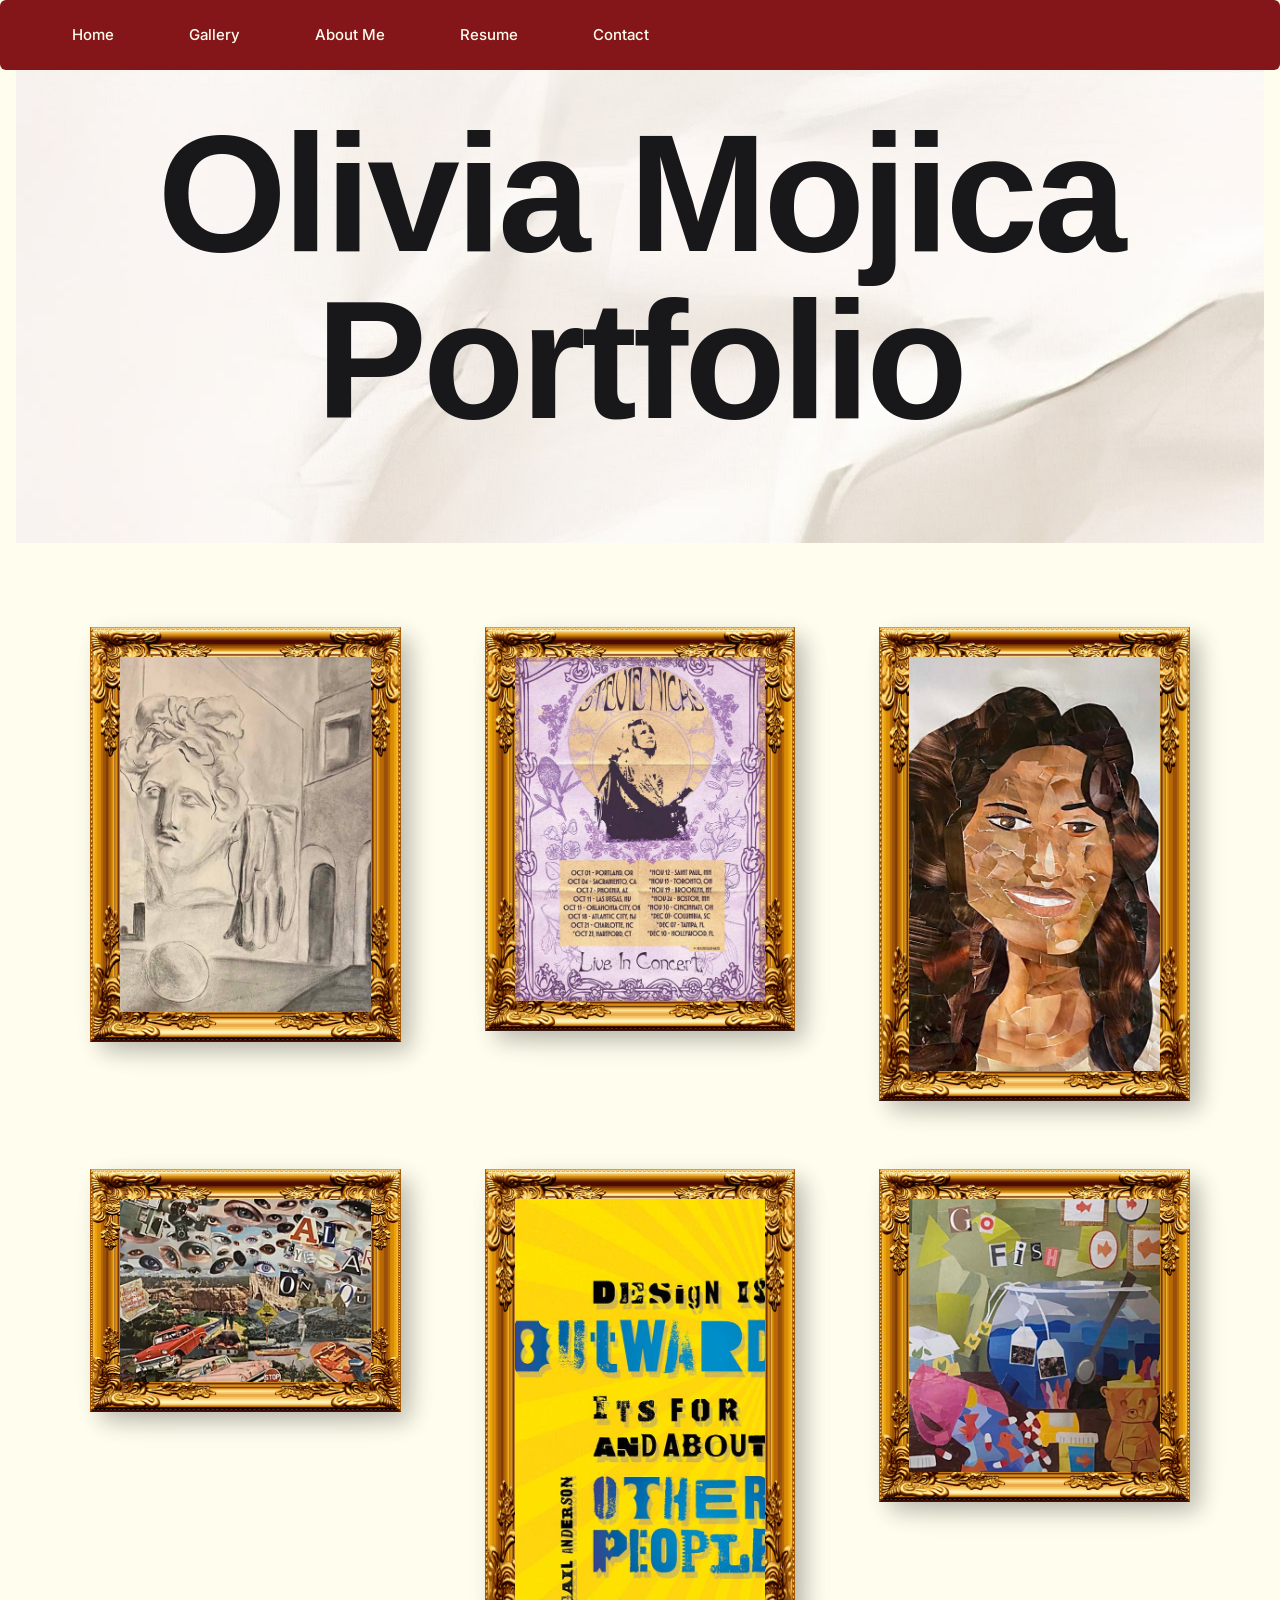
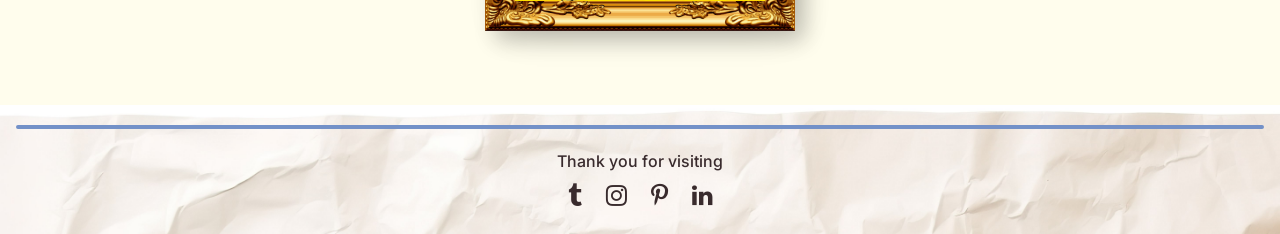
<file: index.html>
<!DOCTYPE html>
<html lang="en">
    <head>
        <title>Olivia Mojica - Portfolio</title>
        <meta name="viewport" content="width=device-width, initial-scale=1">
        <link rel="stylesheet" href="https://www.w3schools.com/w3css/4/w3.css">
        <link rel="stylesheet" href="css/my-styles.css">
         <link rel="preconnect" href="https://fonts.googleapis.com">
        <link rel="preconnect" href="https://fonts.gstatic.com" crossorigin>
        <link href="https://fonts.googleapis.com/css2?family=Inter:ital,opsz,wght@0,14..32,100..900;1,14..32,100..900&family=League+Gothic&display=swap" rel="stylesheet">
        <link rel="stylesheet" href="https://cdnjs.cloudflare.com/ajax/libs/font-awesome/4.7.0/css/font-awesome.min.css">
    </head>
    <body>
        <div>
            <header class="w3-container"> 
                <h1 style="font-size:13vw;"> Olivia Mojica 
                    <br> Portfolio</h1>

                 <nav class="navbar">
                    <ul class="nav-menu">
                        <li><a href="index.html" class="nav-link">Home</a></li>
                        <li><a href="gallery.html" class="nav-link">Gallery</a></li>
                        <li><a href="aboutme.html" class="nav-link">About Me</a></li>
                        <li><a href="resume.html" class="nav-link">Resume</a></li>
                        <li><a href="contact.html" class="nav-link">Contact</a></li>
                    </ul>

                    <div class="hamburger">
                        <span  class= "bar"></span>
                        <span  class= "bar"></span>
                        <span  class= "bar"></span>
                    </div>
                </nav>
            </header>
        </div>

            <section class="w3-row-padding row-color-1">
                
                <article class="w3-col s12 m4 l4"> 
                        <div class="frame"> <img src="assets/CharcoalRecreation-72dpi.jpg" class="attachment-content-image wp-post-image" alt="Recreation Charcoal drawing of The Song of Love by Giorgio de Chirico"> </div>
                </article>

                <article class="w3-col s12 m4 l4">
                        <div class="frame"> 
                        <img src="assets/StevieNicksTourPoster-72dpi.jpg" class="attachment-content-image wp-post-image" alt="Graphic Art Nouveau Poster for Stevie Nicks 2025 tour"> 
                    </div>
                </article>

                <article class="w3-col s12 m4 l4">
                    <div class="frame"> <img src="assets/CollagePortrait-72dpi.jpg" class="attachment-content-image wp-post-image" alt="Collage Portrait of woman on white background"> </div>
                </article>

                <article class="w3-col s12 m4 l4">
                     <div class="frame"> <img src="assets/PhysicalCollage-72dpi.jpg" class="attachment-content-image wp-post-image" alt="Magazine collage with images of eyes and mountains"> </div>
                 </article>

                 <article class="w3-col s12 m4 l4">
                     <div class="frame"> <img src="assets/TypographicQuote-72dpi.jpg" class="attachment-content-image wp-post-image" alt="Typographic Quote with Multiple Fonts of Design quote by Gail Anderson"> </div>
                </article>

                <article class="w3-col s12 m4 l4">
                     <div class="frame"> <img src="assets/SurrealistCollage-72dpi.jpg" class="attachment-content-image wp-post-image" alt="Collage with fishbowl tea and honeyjar"> </div>
                </article>
       
            </section> 

            <footer class="w3-container w3-center w3-margin-top">
                <hr>
                    <p> Thank you for visiting <br>

                        <a href="https://www.tumblr.com/blog/oliveoil05">
                            <i class="fa fa-tumblr w3-hover-opacity w3-xlarge"></i>
                        </a>

                        <a href="https://www.instagram.com/oliveoilxo/">
                            <i class="fa fa-instagram w3-hover-opacity w3-xlarge"></i>
                        </a>

                        <a href="https://www.pinterest.com/oliviamojica2005/">
                            <i class="fa fa-pinterest-p w3-hover-opacity w3-xlarge"></i>
                        </a>

                        <a href="https://www.linkedin.com/in/olivia-mojica-85b392396/">
                            <i class="fa fa-linkedin w3-hover-opacity w3-xlarge"></i>
                        </a>
                    </p>
            </footer>

        <script src="js/script.js"></script>
        
    </body>
</html>
</file>
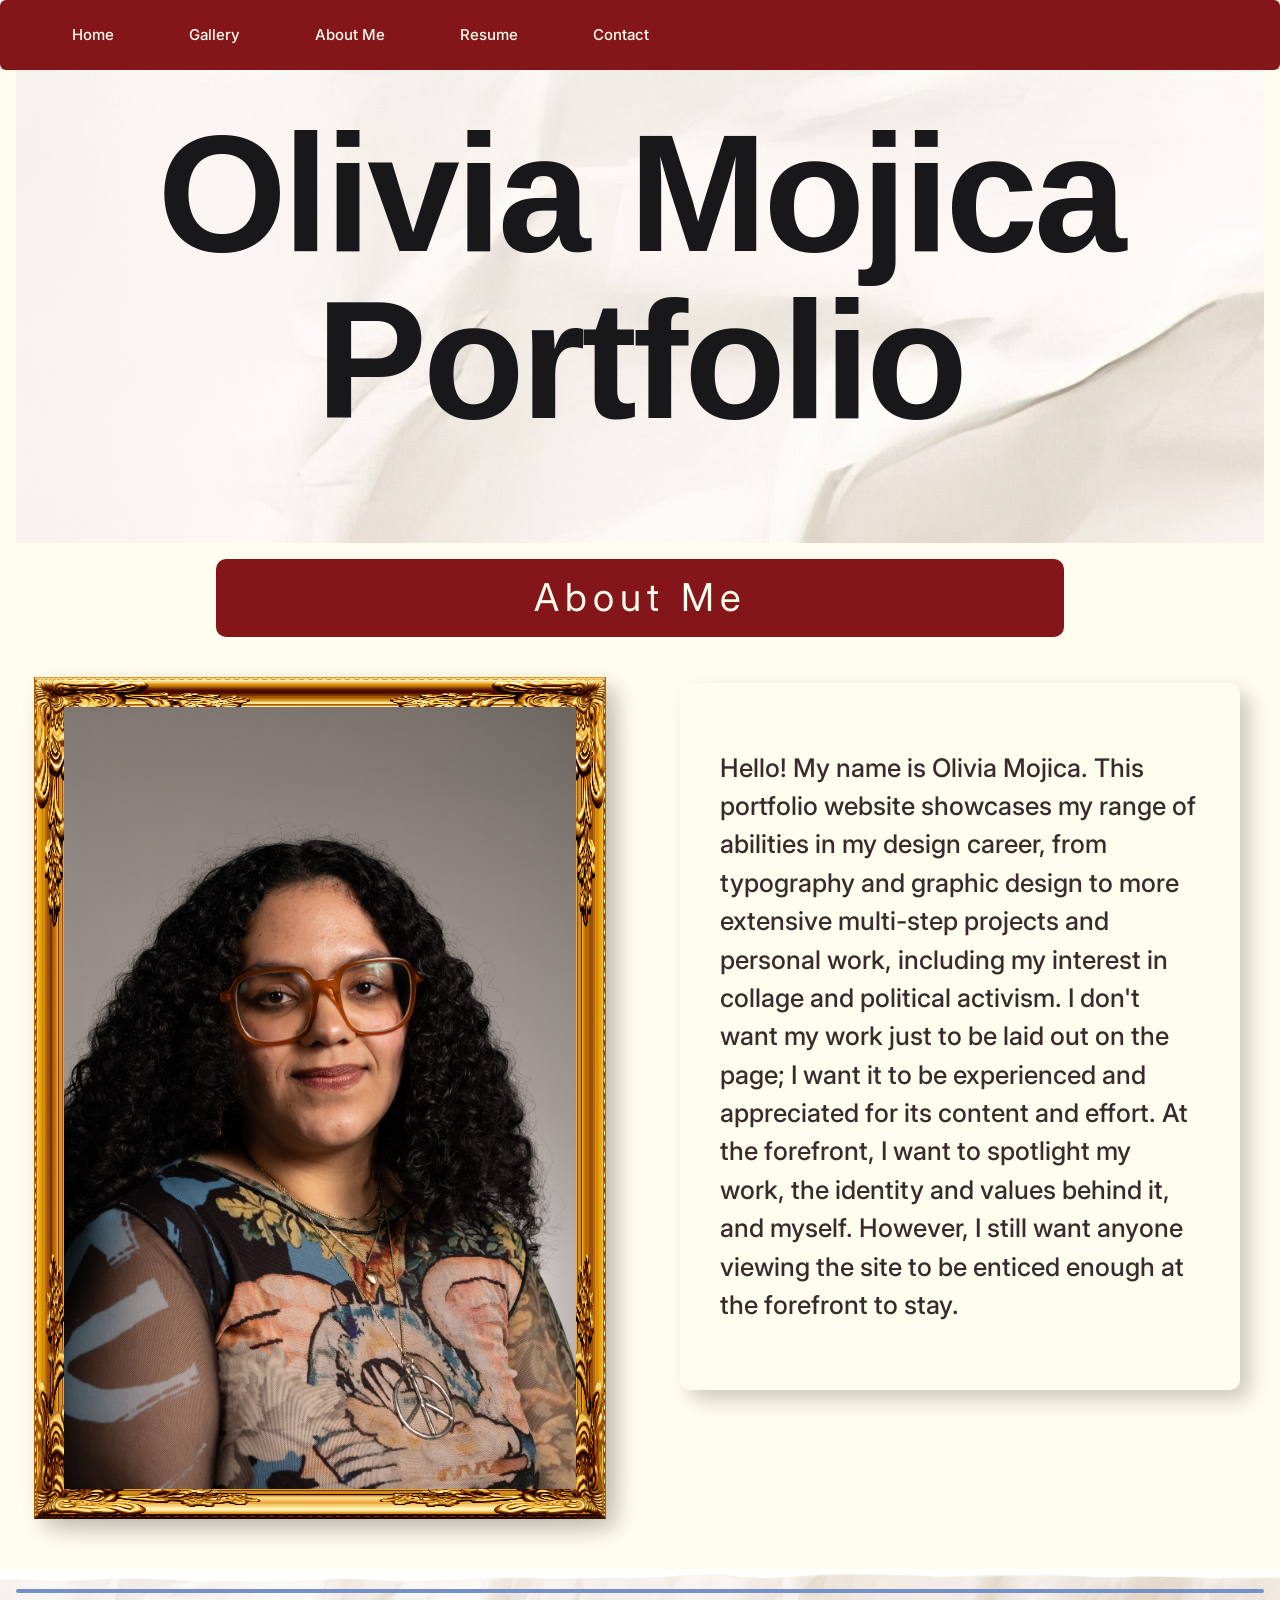
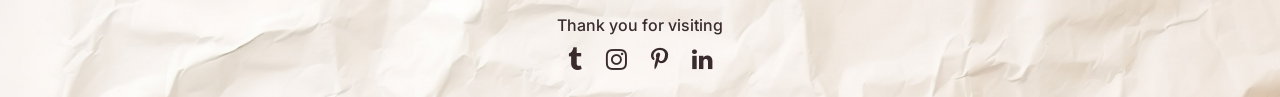
<file: aboutme.html>
<!DOCTYPE html>
<html lang="en">
    <head>
        <title>Olivia Mojica - Portfolio</title>
        <meta name="viewport" content="width=device-width, initial-scale=1">
        <link rel="stylesheet" href="https://www.w3schools.com/w3css/4/w3.css">
        <link rel="stylesheet" href="css/my-styles.css">
         <link rel="preconnect" href="https://fonts.googleapis.com">
        <link rel="preconnect" href="https://fonts.gstatic.com" crossorigin>
        <link href="https://fonts.googleapis.com/css2?family=Inter:ital,opsz,wght@0,14..32,100..900;1,14..32,100..900&family=League+Gothic&display=swap" rel="stylesheet">
        <link rel="stylesheet" href="https://cdnjs.cloudflare.com/ajax/libs/font-awesome/4.7.0/css/font-awesome.min.css">

    </head>

      <body>
        <div class="row">
            <div>
                <header class="w3-container"> 
                    <h1 style="font-size:13vw;">Olivia Mojica <br> Portfolio</h1>

                    <nav class="navbar">
                        <ul class="nav-menu">
                            <li><a href="index.html" class="nav-link">Home</a></li>
                            <li><a href="gallery.html" class="nav-link">Gallery</a></li>
                            <li><a href="aboutme.html" class="nav-link">About Me</a></li>
                            <li><a href="resume.html" class="nav-link">Resume</a></li>
                            <li><a href="contact.html" class="nav-link">Contact</a></li>
                        </ul>
                        <div class="hamburger">
                            <span  class= "bar"></span>
                            <span  class= "bar"></span>
                            <span  class= "bar"></span>
                        </div>
                    </nav>
                </header>
            </div>
        </div>

        <div class="w3-container w3-center">
            <h2 style="font-size:3vw;">About Me</h2>
        </div>
        
        <div class="row">
            <section class="w3-col s6 m6 l6">
                <div class="frame"> 
                    <img src="assets/headshot.jpg" alt="My Headshot Portrait"> 
                </div>
            </section>

            <section class="w3-col s6 m6 l6">
                <div class="aboutdescription">
                    <p style="font-size: 2vw;"> Hello! My name is Olivia Mojica. This portfolio website showcases my range of abilities in my design career, from typography and graphic design to more extensive multi-step projects and personal work, including my interest in collage and political activism. I don't want my work just to be laid out on the page; I want it to be experienced and appreciated for its content and effort. At the forefront, I want to spotlight my work, the identity and values behind it, and myself. However, I still want anyone viewing the site to be enticed enough at the forefront to stay.
                    </p>
                </div>
            </section>
        </div>
            <div class="row">
                <footer class="w3-container w3-center w3-margin-top">
                    <hr>
                        <p> Thank you for visiting <br>
                            <a href="https://www.tumblr.com/blog/oliveoil05">
                            <i class="fa fa-tumblr w3-hover-opacity w3-xlarge"></i>
                            </a>

                            <a href="https://www.instagram.com/oliveoilxo/">
                            <i class="fa fa-instagram w3-hover-opacity w3-xlarge"></i>
                            </a>

                            <a href="https://www.pinterest.com/oliviamojica2005/">
                            <i class="fa fa-pinterest-p w3-hover-opacity w3-xlarge"></i>
                            </a>

                            <a href="https://www.linkedin.com/in/olivia-mojica-85b392396/">
                            <i class="fa fa-linkedin w3-hover-opacity w3-xlarge"></i>
                            </a>
                        </p>
                </footer>
            </div>

        <script src="js/script.js"></script>

	 </body>
</html>
</file>
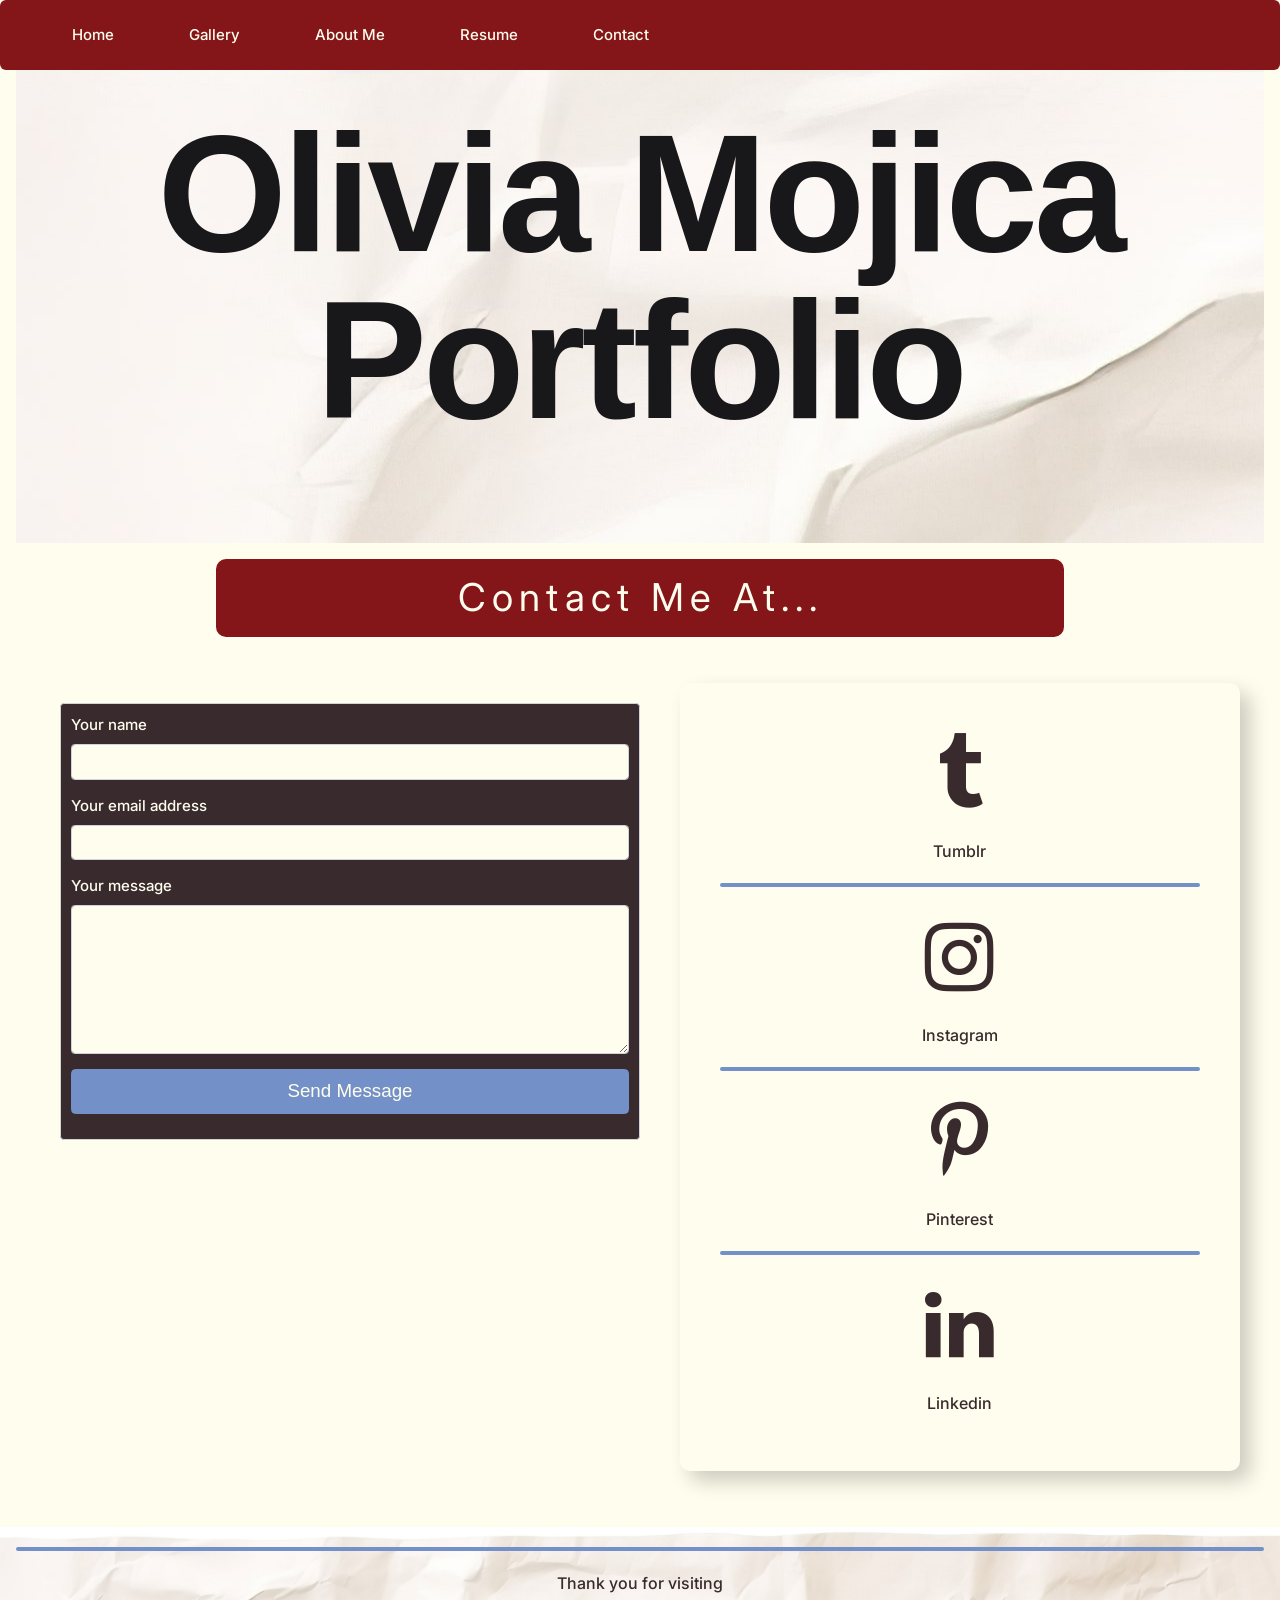
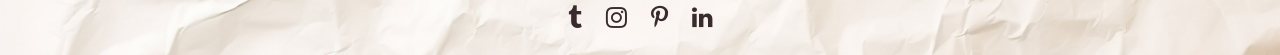
<file: contact.html>
<!DOCTYPE html>
<html lang="en">
    <head>
        <title>Olivia Mojica - Portfolio</title>
        <meta name="viewport" content="width=device-width, initial-scale=1">
        <link rel="stylesheet" href="https://www.w3schools.com/w3css/4/w3.css">
        <link rel="stylesheet" href="css/my-styles.css">
         <link rel="preconnect" href="https://fonts.googleapis.com">
        <link rel="preconnect" href="https://fonts.gstatic.com" crossorigin>
        <link href="https://fonts.googleapis.com/css2?family=Inter:ital,opsz,wght@0,14..32,100..900;1,14..32,100..900&family=League+Gothic&display=swap" rel="stylesheet">
        <link rel="stylesheet" href="https://cdnjs.cloudflare.com/ajax/libs/font-awesome/4.7.0/css/font-awesome.min.css">
    </head>

    <body>
        <div>
            <header class="w3-container"> 
                <h1 style="font-size:13vw;">Olivia Mojica <br> Portfolio</h1>

                <nav class="navbar">
                    <ul class="nav-menu">
                        <li><a href="index.html" class="nav-link">Home</a></li>
                        <li><a href="gallery.html" class="nav-link">Gallery</a></li>
                        <li><a href="aboutme.html" class="nav-link">About Me</a></li>
                        <li><a href="resume.html" class="nav-link">Resume</a></li>
                        <li><a href="contact.html" class="nav-link">Contact</a></li>
                    </ul>
                    <div class="hamburger">
                        <span  class= "bar"></span>
                        <span  class= "bar"></span>
                        <span  class= "bar"></span>
                    </div>
                </nav>
            </header>
        </div>

        <div class="w3-container w3-center">
            <h2 style="font-size:3vw;">Contact Me At...</h2>
        </div>

        <div class= "w3-row">

            <section class="w3-col s6 m6 l6">
                <div class="fcf-body">

                    <div id="fcf-form">

                    <form id="fcf-form-id" class="fcf-form-class" method="post" action="https://formsubmit.co/60718548290a0f912e11c2dee47d46df">
                        
                        <div class="fcf-form-group">
                            <label for="Name" class="fcf-label">Your name</label>
                            <div class="fcf-input-group">
                                <input type="text" id="Name" name="Name" class="fcf-form-control" required>
                            </div>
                        </div>


                        <div class="fcf-form-group">
                            <label for="Email" class="fcf-label">Your email address</label>
                            <div class="fcf-input-group">
                                <input type="email" id="Email" name="Email" class="fcf-form-control" required>
                            </div>
                        </div>

                        <div class="fcf-form-group">
                            <label for="Message" class="fcf-label">Your message</label>
                            <div class="fcf-input-group">
                                <textarea id="Message" name="Message" class="fcf-form-control" rows="6" maxlength="3000" required></textarea>
                            </div>
                        </div>

                        <div class="fcf-form-group">
                            <button type="submit" id="fcf-button" class="fcf-btn fcf-btn-primary fcf-btn-lg fcf-btn-block">Send Message</button>
                        </div>

                    </form>
                    </div>

                </div>
            </section>

            <section class="w3-col s6 m6 l6">
            <div class="socialmedia">
                        <a href="https://www.tumblr.com/blog/oliveoil05">
                        <i class="fa fa-tumblr w3-hover-opacity"></i>
                        <p>Tumblr</p></a>
                        <hr>

                        <a href="https://www.instagram.com/oliveoilxo/">
                        <i class="fa fa-instagram w3-hover-opacity"></i>
                        <p>Instagram</p> </a>
                        <hr>

                        <a href="https://www.pinterest.com/oliviamojica2005/">
                        <i class="fa fa-pinterest-p w3-hover-opacity"></i>
                        <p>Pinterest</p> </a>
                        <hr>

                        <a href="https://www.linkedin.com/in/olivia-mojica-85b392396/">
                        <i class="fa fa-linkedin w3-hover-opacity"></i>
                        <p>Linkedin</p></a>
                </div>
            </section>

        </div>

                <footer class="w3-container w3-center w3-margin-top">
                    <hr>
                <p> Thank you for visiting <br>
                    <a href="https://www.tumblr.com/blog/oliveoil05">
                    <i class="fa fa-tumblr w3-hover-opacity w3-xlarge"></i></a>

                    <a href="https://www.instagram.com/oliveoilxo/">
                    <i class="fa fa-instagram w3-hover-opacity w3-xlarge"></i></a>

                    <a href="https://www.pinterest.com/oliviamojica2005/">
                    <i class="fa fa-pinterest-p w3-hover-opacity w3-xlarge"></i></a>

                    <a href="https://www.linkedin.com/in/olivia-mojica-85b392396/">
                    <i class="fa fa-linkedin w3-hover-opacity w3-xlarge"></i></a>
                </p>
                </footer>
            
        <script src="js/script.js"></script>
        
	</body>
</html>
</file>
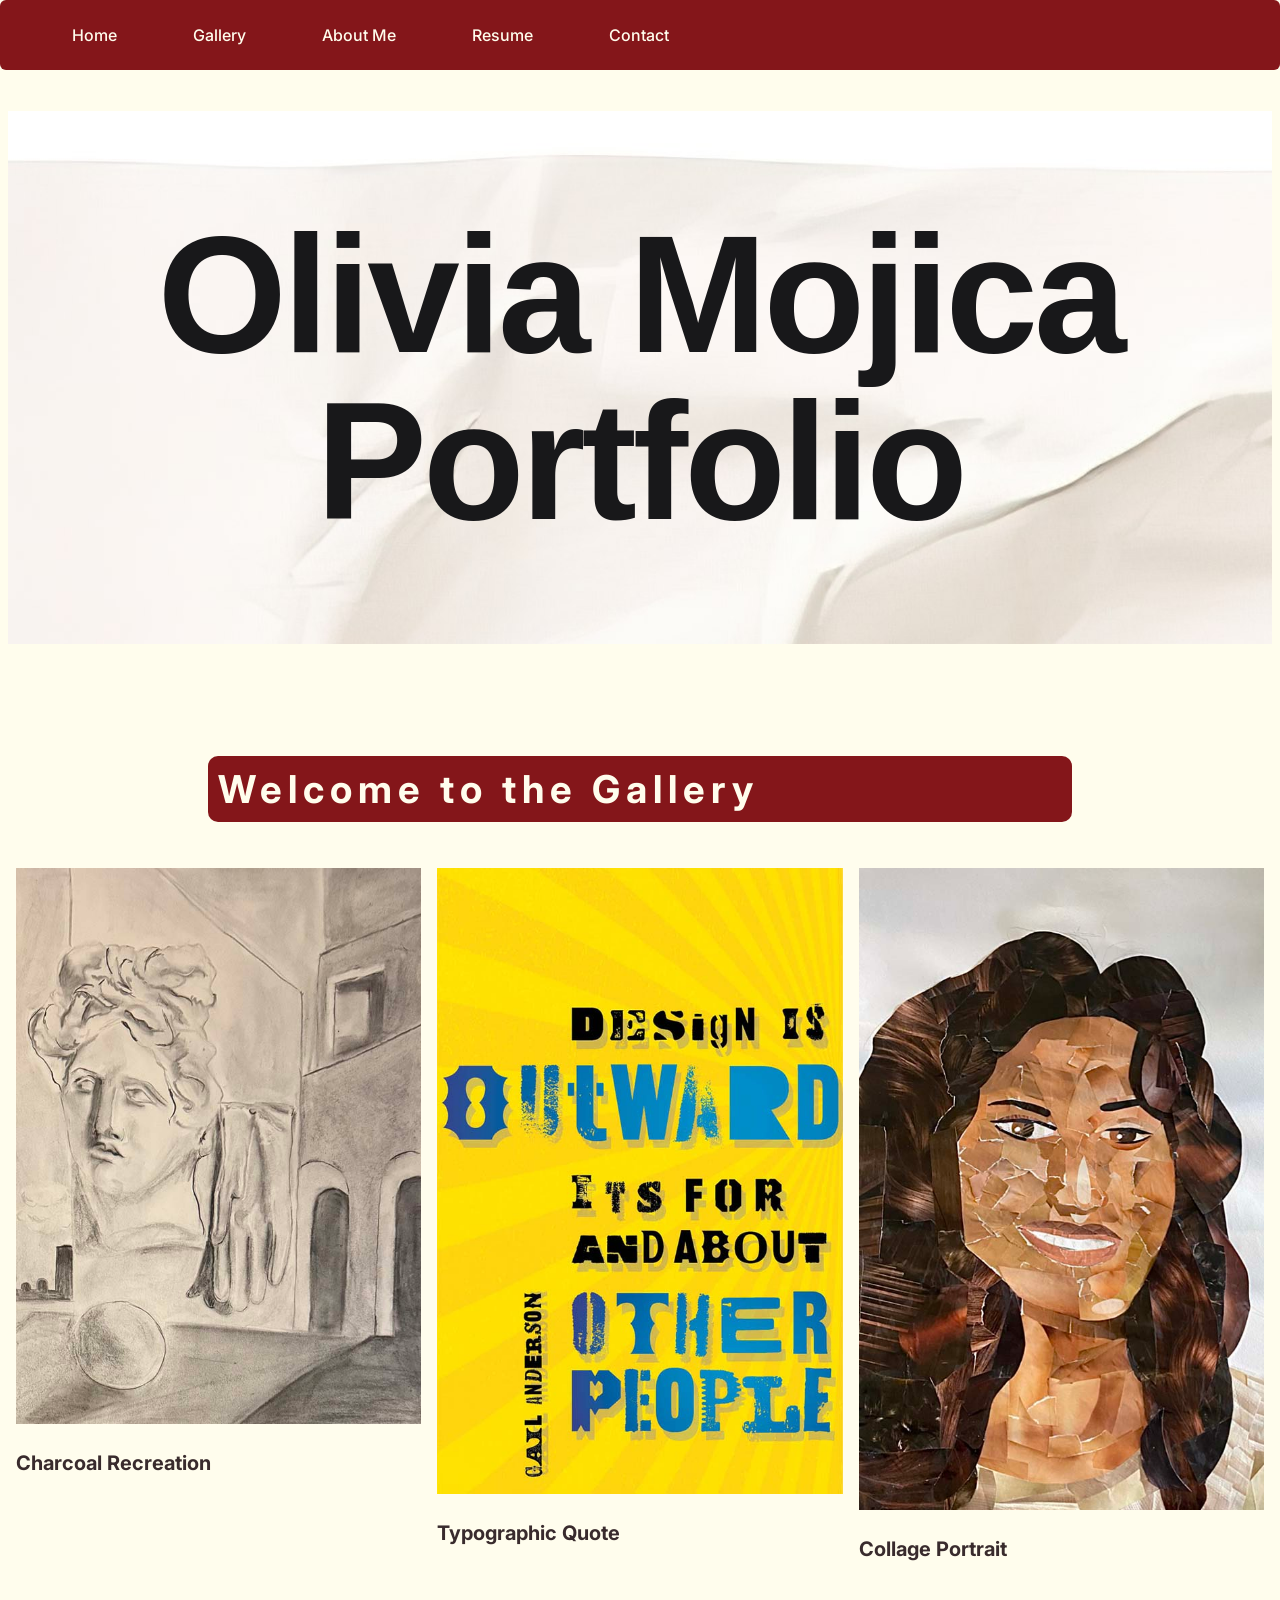
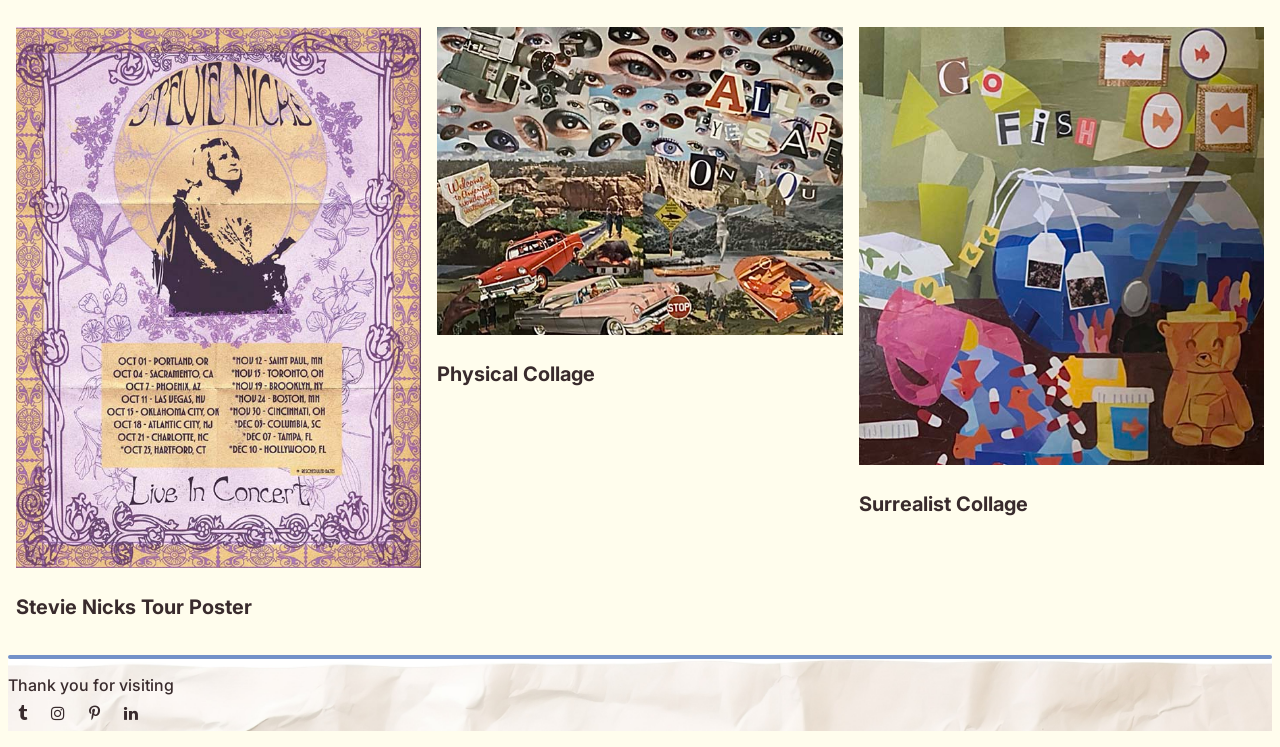
<file: gallery.html>
<!DOCTYPE html>
<html lang="en">
    <head>
        <title>Olivia Mojica - Portfolio</title>
        <meta name="viewport" content="width=device-width, initial-scale=1">
        <link rel="stylesheet" href="https://www.w3schools.com/w3css/5/w3.css">
        <link rel="stylesheet" href="css/my-styles.css">
         <link rel="preconnect" href="https://fonts.googleapis.com">
        <link rel="preconnect" href="https://fonts.gstatic.com" crossorigin>
        <link href="https://fonts.googleapis.com/css2?family=Inter:ital,opsz,wght@0,14..32,100..900;1,14..32,100..900&family=League+Gothic&display=swap" rel="stylesheet">
        <link rel="stylesheet" href="https://cdnjs.cloudflare.com/ajax/libs/font-awesome/4.7.0/css/font-awesome.min.css">

    </head>
      <body>
        <div>
            <header class="w3-container"> 
                <h1 style="font-size:13vw;"> Olivia Mojica <br> Portfolio</h1>

                <nav class="navbar">
                    <ul class="nav-menu">
                        <li><a href="index.html" class="nav-link">Home</a></li>
                        <li><a href="gallery.html" class="nav-link">Gallery</a></li>
                        <li><a href="aboutme.html" class="nav-link">About Me</a></li>
                        <li><a href="resume.html" class="nav-link">Resume</a></li>
                        <li><a href="contact.html" class="nav-link">Contact</a></li>
                    </ul>
                    <div class="hamburger">
                        <span  class= "bar"></span>
                        <span  class= "bar"></span>
                        <span  class= "bar"></span>
                    </div>
                </nav>
            </header>
        </div>

        <div class="w3-container w3-center">
            <h2 style="font-size:3vw;">Welcome to the Gallery</h2>
        </div>

        <div class="w3-row row">
            <div class="w3-col l4 m6 s12 column">
                <img src="assets/CharcoalRecreation-72dpi.jpg" onclick="openModal();currentSlide(1)" class="hover-shadow" alt="Recreation Charcoal drawing of The Song of Love by Giorgio de Chirico">
                    <h4>Charcoal Recreation</h4>
            </div>

            <div class="w3-col l4 m6 s12 column">
                <img src="assets/TypographicQuote-72dpi.jpg" onclick="openModal();currentSlide(2)" class="hover-shadow" alt="Typographic Quote with Multiple Fonts of Design quote by Gail Anderson">
                    <h4>Typographic Quote</h4>
            </div>

            <div class="w3-col l4 m6 s12 column">
                <img src="assets/CollagePortrait-72dpi.jpg" onclick="openModal();currentSlide(3)" class="hover-shadow" alt="Collage Portrait of woman on white background">
                    <h4>Collage Portrait</h4>
            </div>

            <div class="w3-col l4 m6 s12 column">
                <img src="assets/StevieNicksTourPoster-72dpi.jpg" onclick="openModal();currentSlide(4)" class="hover-shadow" alt="Graphic Art Nouveau Poster for Stevie Nicks 2025 tour">
                    <h4>Stevie Nicks Tour Poster</h4>
            </div>

            <div class="w3-col l4 m6 s12 column">
                <img src="assets/PhysicalCollage-72dpi.jpg" onclick="openModal();currentSlide(5)" class="hover-shadow" alt="Magazine collage with images of eyes and mountains">
                    <h4>Physical Collage</h4>
            </div>

            <div class="w3-col l4 m6 s12 column">
                <img src="assets/SurrealistCollage-72dpi.jpg" onclick="openModal();currentSlide(6)" class="hover-shadow" alt="Collage with fishbowl tea and honeyjar">
                    <h4>Surrealist Collage</h4>
            </div>
        </div>

<!-- The Modal/Lightbox -->
        <div id="myModal" class="modal">
        <span class="close cursor" onclick="closeModal()">&times;</span>
        <div class="modal-content">

            <div class="mySlides">
            <div class="numbertext">1 / 6</div>
            <img src="assets/CharcoalRecreation-300dpi.jpg" style="width:100%" alt="Recreation Charcoal drawing of The Song of Love by Giorgio de Chirico">
            </div>

            <div class="mySlides">
            <div class="numbertext">2 / 6</div>
            <img src="assets/TypographicQuote-300dpi.jpg" style="width:100%" alt="Typographic Quote with Multiple Fonts of Design quote by Gail Anderson">
            </div>

            <div class="mySlides">
            <div class="numbertext">3 / 6</div>
            <img src="assets/CollagePortrait-300dpi.jpg" style="width:100%" alt="Collage Portrait of woman on white background">
            </div>

            <div class="mySlides">
            <div class="numbertext">4 / 6</div>
            <img src="assets/StevieNicksTourPoster-300dpi.jpg" style="width:100%" alt="Graphic Art Nouveau Poster for Stevie Nicks 2025 tour">
            </div>

            <div class="mySlides">
            <div class="numbertext">5/ 6</div>
            <img src="assets/PhysicalCollage-300dpi.jpg" style="width:100%" alt="Magazine collage with images of eyes and mountains">
            </div>

            <div class="mySlides">
            <div class="numbertext">6 / 6</div>
            <img src="assets/SurrealistCollage-300dpi.jpg" style="width:100%" alt="Collage with fishbowl tea and honeyjar">
            </div>

        <!-- Next/previous controls -->
        <a class="prev" onclick="plusSlides(-1)">&#10094;</a>
        <a class="next" onclick="plusSlides(1)">&#10095;</a>

            <!-- Caption text -->
            <div class="caption-container">
            <p id="caption"></p>
            </div>

                <!-- Thumbnail image controls -->
                <div class="column">
                <img class="demo" src="assets/CharcoalRecreation-72dpi.jpg" onclick="currentSlide(1)" alt="Charcoal Recreation">
                </div>

                <div class="column">
                <img class="demo" src="assets/TypographicQuote-72dpi.jpg" onclick="currentSlide(2)" alt="Typographic Quote">
                </div>

                <div class="column">
                <img class="demo" src="assets/CollagePortrait-72dpi.jpg" onclick="currentSlide(3)"  alt="Collage Portrait">
                </div>

                <div class="column">
                <img class="demo" src="assets/StevieNicksTourPoster-72dpi.jpg" onclick="currentSlide(4)" alt="Stevie Nicks Tour Poster">
                </div>

                <div class="column">
                <img class="demo" src="assets/PhysicalCollage-72dpi.jpg" onclick="currentSlide(5)" alt="Physical Collage">
                </div>

                <div class="column">
                <img class="demo" src="assets/SurrealistCollage-72dpi.jpg" onclick="currentSlide(6)" alt="Surrealist Collage">
                </div>

        </div>
        </div>

            <footer class="w3-container w3-center w3-margin-top">
                <hr>
                    <p> Thank you for visiting <br>
                        <a href="https://www.tumblr.com/blog/oliveoil05">
                        <i class="fa fa-tumblr w3-hover-opacity w3-xlarge"></i>
                        </a>

                        <a href="https://www.instagram.com/oliveoilxo/">
                        <i class="fa fa-instagram w3-hover-opacity w3-xlarge"></i>
                        </a>

                        <a href="https://www.pinterest.com/oliviamojica2005/">
                        <i class="fa fa-pinterest-p w3-hover-opacity w3-xlarge"></i>
                        </a>

                        <a href="https://www.linkedin.com/in/olivia-mojica-85b392396/">
                        <i class="fa fa-linkedin w3-hover-opacity w3-xlarge"></i>
                        </a>
                    </p>
            </footer>

         <script src="js/script.js"></script>
         
      </body>     
</html>
</file>
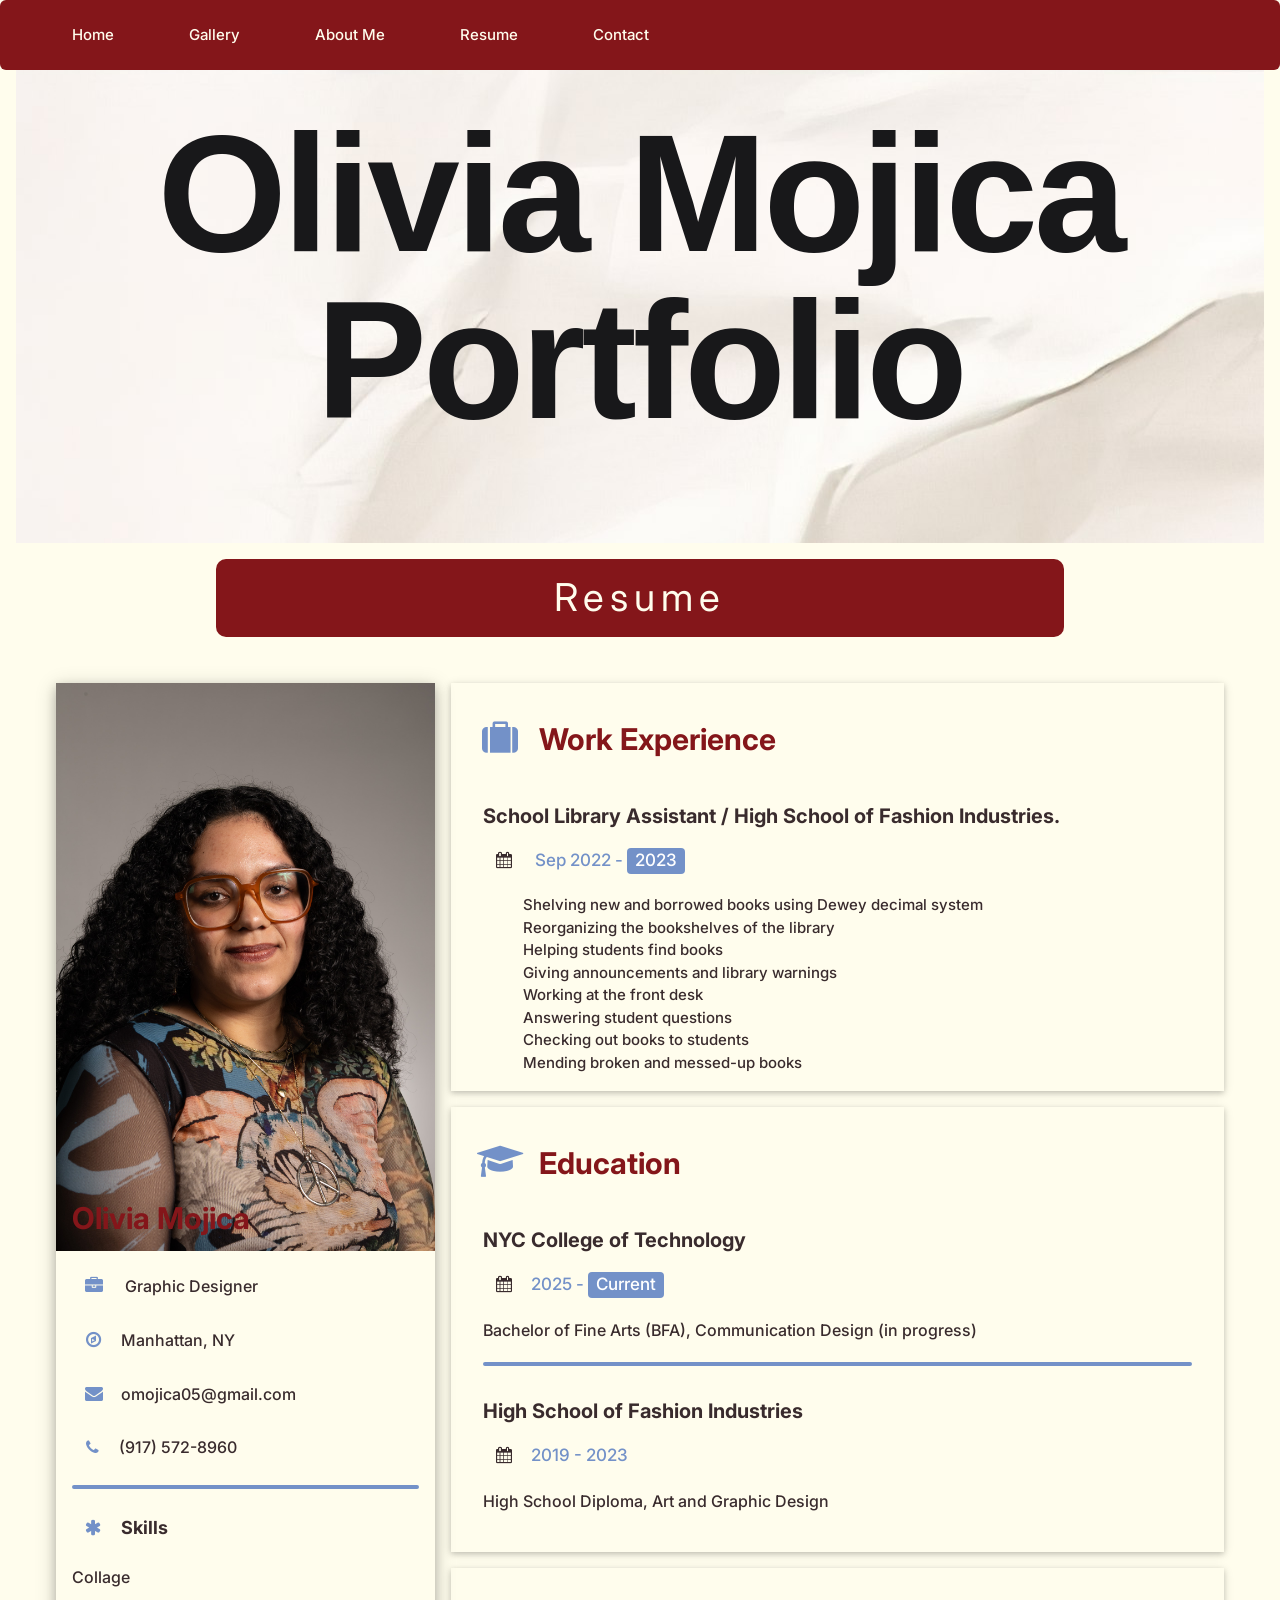
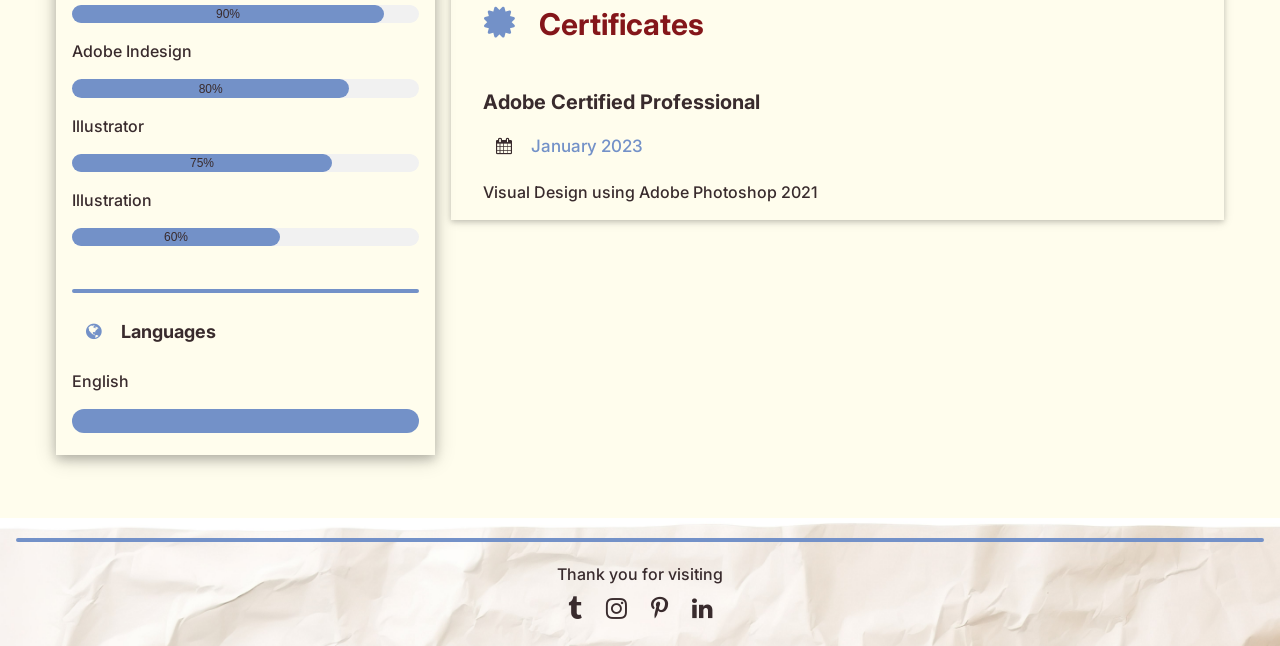
<file: resume.html>
<!DOCTYPE html>
<html lang="en">
    <head>
        <title>Olivia Mojica - Portfolio </title>

        <meta charset="UTF-8">
        <meta name="viewport" content="width=device-width, initial-scale=1">
        <link rel="stylesheet" href="https://www.w3schools.com/w3css/4/w3.css">
        <link rel="stylesheet" href="css/my-styles.css">
        <link rel="stylesheet" href="https://cdnjs.cloudflare.com/ajax/libs/font-awesome/4.7.0/css/font-awesome.min.css">
        <link rel="preconnect" href="https://fonts.googleapis.com">
        <link rel="preconnect" href="https://fonts.gstatic.com" crossorigin>
        <link href="https://fonts.googleapis.com/css2?family=Inter:ital,opsz,wght@0,14..32,100..900;1,14..32,100..900&family=League+Gothic&display=swap" rel="stylesheet">
       

    </head>

    <body>

         <div>
            <header class="w3-container">  
                <h1 style="font-size:13vw;">Olivia Mojica <br> Portfolio </h1>

                 <nav class="navbar">
                    <ul class="nav-menu">
                        <li><a href="index.html" class="nav-link">Home</a></li>
                        <li><a href="gallery.html" class="nav-link">Gallery</a></li>
                        <li><a href="aboutme.html" class="nav-link">About Me</a></li>
                        <li><a href="resume.html" class="nav-link">Resume</a></li>
                        <li><a href="contact.html" class="nav-link">Contact</a></li>
                    </ul>

                    <div class="hamburger">
                        <span  class= "bar"></span>
                        <span  class= "bar"></span>
                        <span  class= "bar"></span>
                    </div>
                    
                </nav>
            </header>
         </div>

            <div class="w3-container w3-center">
                <h2 style="font-size:3vw;">Resume</h2>
            </div>

        <!-- Page Container -->
        <div class="w3-content w3-margin-top" style="max-width:1400px;">

        <!-- The Grid -->
            <div class="w3-row-padding">
            
                <!-- Left Column -->
                <div class="w3-third">
                
                    <div class="w3-text-grey w3-card-4">
                        <div class="w3-display-container">
                            <img src="assets/headshot.jpg" style="width:100%" alt="Avatar">
                            <div class="w3-display-bottomleft w3-container w3-text-black">
                                <h3>Olivia Mojica</h3>
                            </div>
                        </div>

                        <div class="w3-container">
                            
                            <p><i class="fa fa-solid fa-briefcase fa-fw w3-margin-right w3-large" style= "color:#7391c8;"></i> Graphic Designer</p>
                            <p><i class="fa fa-compass fa-fw w3-margin-right w3-large" style= "color:#7391c8;"></i>Manhattan, NY</p>
                            <p><i class="fa fa-envelope fa-fw w3-margin-right w3-large" style= "color:#7391c8;"></i>omojica05@gmail.com</p>
                            <p><i class="fa fa-phone fa-fw w3-margin-right" style= "color:#7391c8;"></i>(917) 572-8960</p>
                            <hr>
                            <p class="w3-large"><b><i class="fa fa-asterisk fa-fw w3-margin-right" style= "color:#7391c8;"></i>Skills</b></p>
                            <p>Collage</p>
                            <div class="w3-light-grey w3-round-xlarge w3-small">
                                <div class="w3-container w3-center w3-round-xlarge" style="width:90%; background-color: #7391c8;">90%</div>
                            </div>

                            <p>Adobe Indesign</p>
                            <div class="w3-light-grey w3-round-xlarge w3-small">
                                <div class="w3-container w3-center w3-round-xlarge" style="width:80%; background-color: #7391c8;">
                                    <div class="w3-center ">80% </div>
                                </div>
                            </div>
                           
                            <p>Illustrator</p>
                            <div class="w3-light-grey w3-round-xlarge w3-small">
                                <div class="w3-container  w3-center w3-round-xlarge" style="width:75%; background-color: #7391c8;">75%</div>
                            </div>
                           
                            <p>Illustration</p>
                            <div class="w3-light-grey w3-round-xlarge w3-small">
                                <div class="w3-container w3-center w3-round-xlarge" style="width:60%; background-color: #7391c8;">60%</div>
                            </div>

                            <br>
                            <hr>
                            <p class="w3-large w3-text-theme"><b><i class="fa fa-globe fa-fw w3-margin-right" style= "color:#7391c8;"></i>Languages</b> </p>
                            <p>English</p>
                            <div class="w3-round-xlarge" style= "background-color:#7391c8;">
                                <div class="w3-round-xlarge" style= "color:rgb(115, 145, 200); height:24px; width:100%;"></div>
                            </div>
                    
                            <br>
                        </div>
                     </div>
                    <br>
                </div>
        
                <!-- Right Column -->
                <div class="w3-twothird">
                
                <div class="w3-container w3-card w3-margin-bottom">
                    <h3 class="w3-padding-16"><i class="fa fa-suitcase fa-fw w3-margin-right w3-xxlarge" style= "color:#7391c8;"></i>Work Experience</h3>
                    <div class="w3-container">
                    <h4><b>School Library Assistant / High School of Fashion Industries.</b></h4>
                    <h5 style= "color:#7391c8;"> <i class="fa fa-calendar fa-fw w3-margin-right"></i> Sep 2022 - <span class="w3-tag w3-round" style= "background-color:#7391c8;" >2023</span></h5>
                    <p> <ul>
                          <li>Shelving new and borrowed books using Dewey decimal system</li> 
                          <li> Reorganizing the bookshelves of the library</li> 
                          <li> Helping students find books</li> 
                          <li>Giving announcements and library warnings</li>  
                          <li>Working at the front desk </li> 
                          <li>Answering student questions  </li>
                          <li>Checking out books to students </li> 
                          <li>Mending broken and messed-up books</li>
                        </ul></p>
                </div>
            </div>

                <div class="w3-container w3-card w3-margin-bottom">
                    <h3 class="w3-padding-16"><i class="fa fa-solid fa-graduation-cap fa-fw w3-margin-right w3-xxlarge" style= "color:#7391c8;"></i>Education</h3>
            
                    <div class="w3-container">
                    </div>
             <div class="w3-container">
                    <h4><b>NYC College of Technology</b></h4>
                    <h5 style= "color:#7391c8;"><i class="fa fa-calendar fa-fw w3-margin-right"></i>2025 - <span class="  w3-tag w3-round" style= "background-color:#7391c8;"> Current</span></h5>
                    <p>Bachelor of Fine Arts (BFA), Communication Design (in progress)</p>
                    <hr>
             </div>

            <div class="w3-container">
                    <h4><b>High School of Fashion Industries</b></h4>
                    <h5 style= "color:#7391c8;"><i class="fa fa-calendar fa-fw w3-margin-right"></i>2019 - 2023</h5>
                    <p>High School Diploma, Art and Graphic Design</p><br>
                    </div>
                </div>

            <div class="w3-container w3-card">
                    <h3 class="w3-padding-16"><i class="fa fa-certificate fa-fw w3-margin-right w3-xxlarge" style= "color:#7391c8;"></i>Certificates</h3>
                    <div class="w3-container">
                    </div>

            <div class="w3-container">
                    <h4><b>Adobe Certified Professional</b></h4>
                    <h5 style="color:#7391c8;"><i class="fa fa-calendar fa-fw w3-margin-right"></i>January 2023 </h5>
                    <p>Visual Design using Adobe Photoshop 2021</p>
                
                </div>
                    
                
                <!-- End Right Column -->
                </div>
                
            <!-- End Grid -->
            </div>
        
        <!-- End Page Container -->
        </div>

       
            <footer class="w3-container w3-center w3-margin-top">
                <hr>
                    <p> Thank you for visiting <br>
                        <a href="https://www.tumblr.com/blog/oliveoil05">
                        <i class="fa fa-tumblr w3-hover-opacity w3-xlarge"></i>
                        </a>

                        <a href="https://www.instagram.com/oliveoilxo/">
                        <i class="fa fa-instagram w3-hover-opacity w3-xlarge"></i>
                        </a>

                        <a href="https://www.pinterest.com/oliviamojica2005/">
                        <i class="fa fa-pinterest-p w3-hover-opacity w3-xlarge"></i>
                        </a>

                        <a href="https://www.linkedin.com/in/olivia-mojica-85b392396/">
                        <i class="fa fa-linkedin w3-hover-opacity w3-xlarge"></i>
                        </a>
                    </p>
            </footer>
       
        <script src="js/script.js"></script>

    </body>
</html>
</file>
<file: css/my-styles.css>
* {
    color: #392b2d;
    box-sizing: border-box;
}
        
header h1 {
    color:#18181a;
    font-family: 'Franklin Gothic Medium', 'Arial Narrow', Arial, sans-serif;
    background-image: url(../assets/crumpledpaper.jpg);
    width: 100%;
    padding: 100px 0;
    font-size: 180px;
    font-weight: 800;
    text-align: center;
    letter-spacing: -4px;
    line-height: 100%;
}

nav{
  position: fixed;
  top: 0;
  left: 0;
  width: 100%;
  z-index: 9999;
  border-radius: 6px;
}

h1 {
    letter-spacing: 6px;
    font-family: 'Inter', sans-serif;
}

h3 {
    font-family: 'Inter', sans-serif;
    font-size: 30px;
    font-weight: 400;
    font-style: bold;
    color: #84161a;
    font-weight: bold;
}

.w3-third h3{
    font-weight: bolder;
    color: #84161a;
}

h2{
    letter-spacing: 6px;
    font-family: 'Inter', sans-serif;
    color: #fffded;
     background-color: #84161a;
    border: #212529;
    padding: 10px;
    border-radius: 10px;
    margin: 6px 200px;
    min-width:fit-content;

}

h5 {
    font-family: 'Inter', sans-serif;
    font-size: 17px;
    font-style: normal;
    font-weight: 500;
}

hr {
   border: 2px solid #7391c8;
   border-radius: 60px;
}

article img {
    max-width: 100%;
    height:auto;
}


nav li {
    display: inline;
    padding: 0.5em;
    color: #392b2d;
}

.aboutdescription {
    font-size: 25px;
    color: #392b2d;
    padding: 40px;
    margin: 40px;
    background-color: #fffded;
    border-radius: 10px;
  align-content: center; 
   box-shadow: 10px 10px 20px rgba(0, 0, 0, 0.2);
}

.socialmedia{
    color: #392b2d;
    padding: 40px;
    margin: 40px;
    background-color: #fffded;
    border-radius: 10px;
    text-align: center;
     box-shadow: 10px 10px 20px rgba(0, 0, 0, 0.2);
}

.socialmedia .fa{
    font-size: 80px;
}

p {
    font-family: 'Inter', sans-serif;
    color: #392b2d;
    font-weight: 500;
    font-size: 16px;
}

label{
    font-family: 'Inter', sans-serif;
    color: #fffded;
    font-weight: 500;
    }

h4 { 
    font-family: 'Inter', sans-serif;
    color: #392b2d;
    text-align: left;
    font-size: 20px;
}

ul {
    font-family: 'Inter', sans-serif;
    color: #18181a;
    font-weight: 500;
}

footer {
    color:#392b2d; 
    font-family: 'Inter', sans-serif;
    font-size: larger;
    background-image: url(../assets/crumpledpaper.jpg);
    background-repeat: no-repeat;
    background-size: cover;
}
        
body {
    background-color: #fffded;
}

.w3-row-padding{
     margin: 40px;
     border-radius: 10px;
}

/* this css is for the contact form*/
#fcf-form {
    display:block;
}

.fcf-body {
    margin: 60px;
    margin-right: 0;
    font-family: -apple-system, Arial, sans-serif;
    font-size: 1rem;
    font-weight: 400;
    line-height: 1.5;
    color: #212529;
    text-align: left;
    background-color: #392b2d;
    padding: 10px;
    padding-bottom: 10px;
    border: 1px solid #ced4da;
    border-radius: 0.25rem;
    max-width: 100%;
}


.fcf-form-group {
    margin-bottom: 1rem;
}


.fcf-input-group {
    position: relative;
    display: -ms-flexbox;
    display: flex;
    -ms-flex-wrap: wrap;
    flex-wrap: wrap;
    -ms-flex-align: stretch;
    align-items: stretch;
    width: 100%;
}


.fcf-form-control {
    display: block;
    width: 100%;
    height: calc(1.5em + 0.75rem + 2px);
    padding: 0.375rem 0.75rem;
    font-size: 1rem;
    font-family: 'Inter', sans-serif;
    line-height: 1.5;
    color: #18181a;
    background-color: #fffded;
    background-clip: padding-box;
    border: 1px solid #ced4da;
    outline: none;
    border-radius: 0.25rem;
    transition: border-color 0.15s ease-in-out, box-shadow 0.15s ease-in-out;
}


.fcf-form-control:focus {
    border: 1px solid #84161a;
}


select.fcf-form-control[size], select.fcf-form-control[multiple] {
    height: auto;
}


textarea.fcf-form-control {
    font-family: -apple-system, Arial, sans-serif;
    height: auto;
}


label.fcf-label {
    display: inline-block;
    margin-bottom: 0.5rem;
}


.fcf-credit {
    padding-top: 10px;
    font-size: 0.9rem;
    color: #545b62;
}


.fcf-credit a {
    color: #545b62;
    text-decoration: underline;
}


.fcf-credit a:hover {
    color: #7391c8;
    text-decoration: underline;
}


.fcf-btn {
    display: inline-block;
    font-weight: 400;
    color: #212529;
    text-align: center;
    vertical-align: middle;
    cursor: pointer;
    -webkit-user-select: none;
    -moz-user-select: none;
    -ms-user-select: none;
    user-select: none;
    background-color: transparent;
    border: 1px solid transparent;
    padding: 0.375rem 0.75rem;
    font-size: 1rem;
    line-height: 1.5;
    border-radius: 0.25rem;
    transition: color 0.15s ease-in-out, background-color 0.15s ease-in-out, border-color 0.15s ease-in-out, box-shadow 0.15s ease-in-out;
}


@media (prefers-reduced-motion: reduce) {
    .fcf-btn {
        transition: none;
    }
}


.fcf-btn:hover {
    color: #212529;
    text-decoration: none;
}


.fcf-btn:focus, .fcf-btn.focus {
    outline: 0;
    box-shadow: 0 0 0 0.2rem rgba(0, 123, 255, 0.25);
}


.fcf-btn-primary {
    color: #fffded;
    background-color: #7391c8;
    border-color: #7391c8;
}


.fcf-btn-primary:hover {
    color: #fffded;
    background-color: #7391c8;
    border-color: #7391c8;
}


.fcf-btn-primary:focus, .fcf-btn-primary.focus {
    color: #fffded;
    background-color: #7391c8;
    border-color: #7391c8;
    box-shadow: 0 0 0 0.2rem rgba(115, 145, 200, 1);
}


.fcf-btn-lg, .fcf-btn-group-lg>.fcf-btn {
    padding: 0.5rem 1rem;
    font-size: 1.25rem;
    line-height: 1.5;
    border-radius: 0.3rem;
}


.fcf-btn-block {
    display: block;
    width: 100%;
}


.fcf-btn-block+.fcf-btn-block {
    margin-top: 0.5rem;
}


input[type="submit"].fcf-btn-block, input[type="reset"].fcf-btn-block, input[type="button"].fcf-btn-block {
    width: 100%;
}

li{
    list-style: none;
}

a{
    color: #fffded;
    text-decoration: none;
}

nav{
    background-color: #84161a;
    color: #fffded;
}

.navbar{
    min-height: 70px;
    display: flex;
    justify-content: space-between;
    align-items: center;
    padding: 0 24px;
}

nav a:hover {
  background-color: #7391c8;
  padding: 20px;
  border-radius: 7px;
}

.nav-menu{
    display: flex;
    justify-content: space-between;
    align-items: center;
    gap: 60px;
}

.nav-link{
    transition: 0.7s ease;
}

.hamburger{
    display: none;
    cursor: pointer;
}

.bar{
    display: block;
    width: 25px;
    height: 3px;
    margin: 5px auto;
    -webkit-transition: all 0.3s ease-in-out;
    transition: all 0.3s ease-in-out;
    background-color: #7391c8;
}

@media(max-width:768px){
    .hamburger{
        display: block;
    }

    .hamburger.active .bar:nth-child(2){
        opacity: 0;
    }
     .hamburger.active .bar:nth-child(1){
        transform: translateY(8px) rotate(45deg);
    }

    .hamburger.active .bar:nth-child(3){
        transform: translateY(-8px) rotate(-45deg);
    }

    .nav-menu{
        position: fixed;
        left: -100%;
        top: 70px;
        gap: 0;
        flex-direction: column;
        background-color: #7391c8;
        width: 100%;
        text-align: center;
        transition: 0.3s;
        z-index: 9999;
    }

    .nav-item{
        margin: 16px 0;
    }

    .nav-menu.active{
        left: 0;
    }
}

/*this is the beginning of the gallery*/

.row > .column {
  padding: 0 8px;
}

.row:after {
  content: "";
  display: table;
  clear: both;
}

/* Create four equal columns that floats next to eachother */
.column {
  width: 33.33%;
  padding: 8px;
  box-sizing: border-box;
  float: left;
}

/* The Modal (background) */
.modal {
  display: none;
  position: fixed;
  z-index: 1;
  padding-top: 100px;
  left: 0;
  top: 0;
  width: 100%;
  height: 100%;
  overflow: auto;
  background-color: #fffded;
}

/* Modal Content */
.modal-content {
  position: relative;
  background-color: #7391c8;
  margin: auto;
  padding: 0;
  width: 90%;
  max-width: 1200px;
}

/* The Close Button */
.close {
  color: #84161a;
  position: absolute;
  top: 10px;
  right: 25px;
  font-size: 35px;
  font-weight: bold;
  margin-top: 70px;
  margin-right: 30px;
}

.close:hover,
.close:focus {
  color: #999;
  text-decoration: none;
  cursor: pointer;
}

/* Hide the slides by default */
.mySlides {
  display: none;
}

/* Next & previous buttons */
.prev,
.next {
  cursor: pointer;
  position: absolute;
  top: 50%;
  width: auto;
  padding: 16px;
  margin-top: -50px;
  color: #84161a;
  font-weight: bold;
  font-size: 40px;
  transition: 0.6s ease;
  border-radius: 0 3px 3px 0;
  user-select: none;
  -webkit-user-select: none;
}

/* Position the "next button" to the right */
.next {
  right: 0;
  border-radius: 3px 0 0 3px;
}

/* Number text (1/3 etc) */
.numbertext {
  color: #84161a;
  font-size: 30px;
  font-family: 'Inter', sans-serif;
  font-weight: bold;
  padding: 8px 12px;
  position: absolute;
  top: 0;
}

/* Caption text */
.caption-container {
  text-align: center;
  padding: 2px 16px;
  color: #84161a;
}

img.demo {
  opacity: 0.6;
}

.active,
.demo:hover {
  opacity: 1;
}

img.hover-shadow {
  transition: 0.3s;
}

.hover-shadow:hover {
  box-shadow: 0 4px 8px 0 rgba(0, 0, 0, 0.2), 0 6px 20px 0 rgba(0, 0, 0, 0.19);
}

.column img {
  width: 100%;
  height: auto;
  display: block;
}

.column img {
  width: 100%;
  height: auto;
  display: block;
}

.column img {
  object-fit: contain;
}


.frame {
    position: relative;
    margin: 50px;
}

.frame:after {
    position: absolute;
    top: -16px;
    left: -16px;
    right: -16px;
    bottom: -16px;
    content: '';
    border-style: solid;
    border-width: 30px;
    border-image-source: url("../assets/goldframe.jpeg");
    border-image-slice: 360;
    display: block;
     box-shadow: 10px 10px 20px rgba(0, 0, 0, 0.2);
}

i{
    margin: 10px;
}

.frame img {
    width: 100%;
    height: auto;
    display: block;
    box-shadow: 10px 10px 40px rgba(0, 0, 0, 0.2);
}

.row .column{
    margin-top: 40px;
}

.w3-light-grey{
    color: #7391c8;
}
</file>
